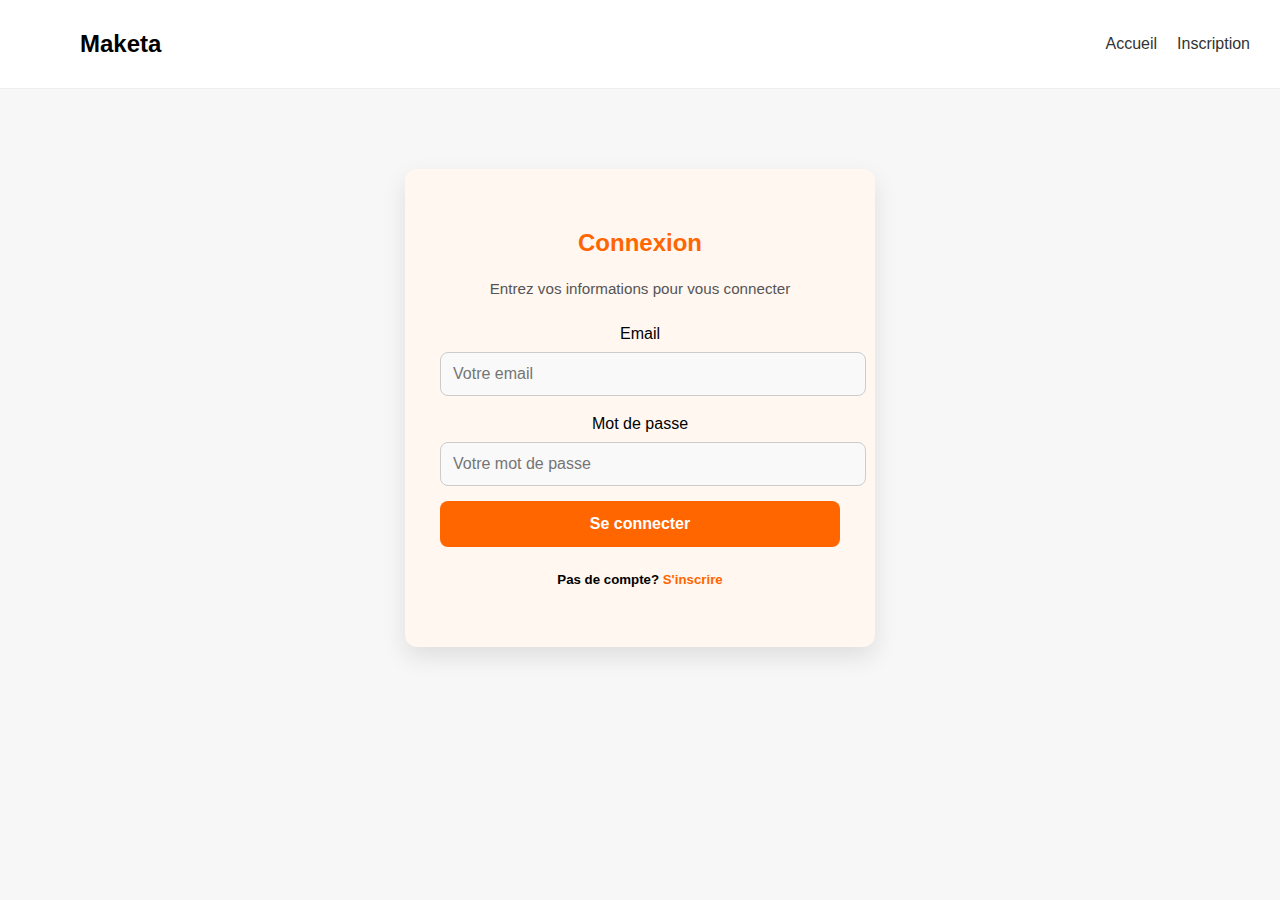
<file: connexion/conex.html>
<!DOCTYPE html>
<html lang="fr">
<head>
    <meta charset="UTF-8">
    <meta name="viewport" content="width=device-width, initial-scale=1.0">
    <title>Connexion - Maketa</title>
    <link rel="stylesheet" href="/connexion/CSS/connexion.css">
    <link rel="stylesheet" href="/Inscription/CSS/Styles_css.css">
    <link rel="stylesheet" href="../CSS/style_hero_test.css">
    <link rel="stylesheet" href="/Produits/CSS/produitPost.css">
</head>
<!-- ===== Navigation en bas ===== -->
<nav class="bottom-nav">
  <a href="/Produits/produitPost.html" class="nav-item active">
    <img src="/Produits/icon svg/home.svg" alt="Accueil">
    <span>Accueil</span>
  </a>

  <a href="/Produits/produitPost.html" class="nav-item">
    <img src="/Produits/icon svg/marche.svg" alt="Marché">
    <span>Marché</span>
  </a>

  <a href="/Produits/ajouterProduit.html" class="nav-item">
    <img src="/Produits/icon svg/add.svg" alt="Publier">
    <span>Publier</span>
  </a>

  <a href="/connexion/conex.html" class="nav-item">
    <img src="/Produits/icon svg/user.svg" alt="Profil">
    <span>Profil</span>
  </a>
</nav>

<body>

<header class="hea1">
    <div class="logo">
        <img src="/Images/LOGO_MAKETA.png" alt="">Maketa
    </div>
    <nav class="navigation1">
        <ul>
            <li><a href="../index.html">Accueil</a></li>
            <li><a href="/Inscription/inscription.html">Inscription</a></li>
        </ul>
    </nav>
</header>

<div class="login-container">
    <form class="login-form" id="loginForm">
        <h2>Connexion</h2>
        <p>Entrez vos informations pour vous connecter</p>

        <label for="email">Email</label>
        <input type="email" id="email" placeholder="Votre email" required>

        <label for="password">Mot de passe</label>
        <input type="password" id="password" placeholder="Votre mot de passe" required>


        <button type="submit">Se connecter</button>
        <div id="message" class="message"></div>
            <br> <center> <h5>Pas de compte?<a class="ba" href="/Inscription/inscription.html" class="ins"> S'inscrire</a></h5></center> 
        </form>
</html>
</file>
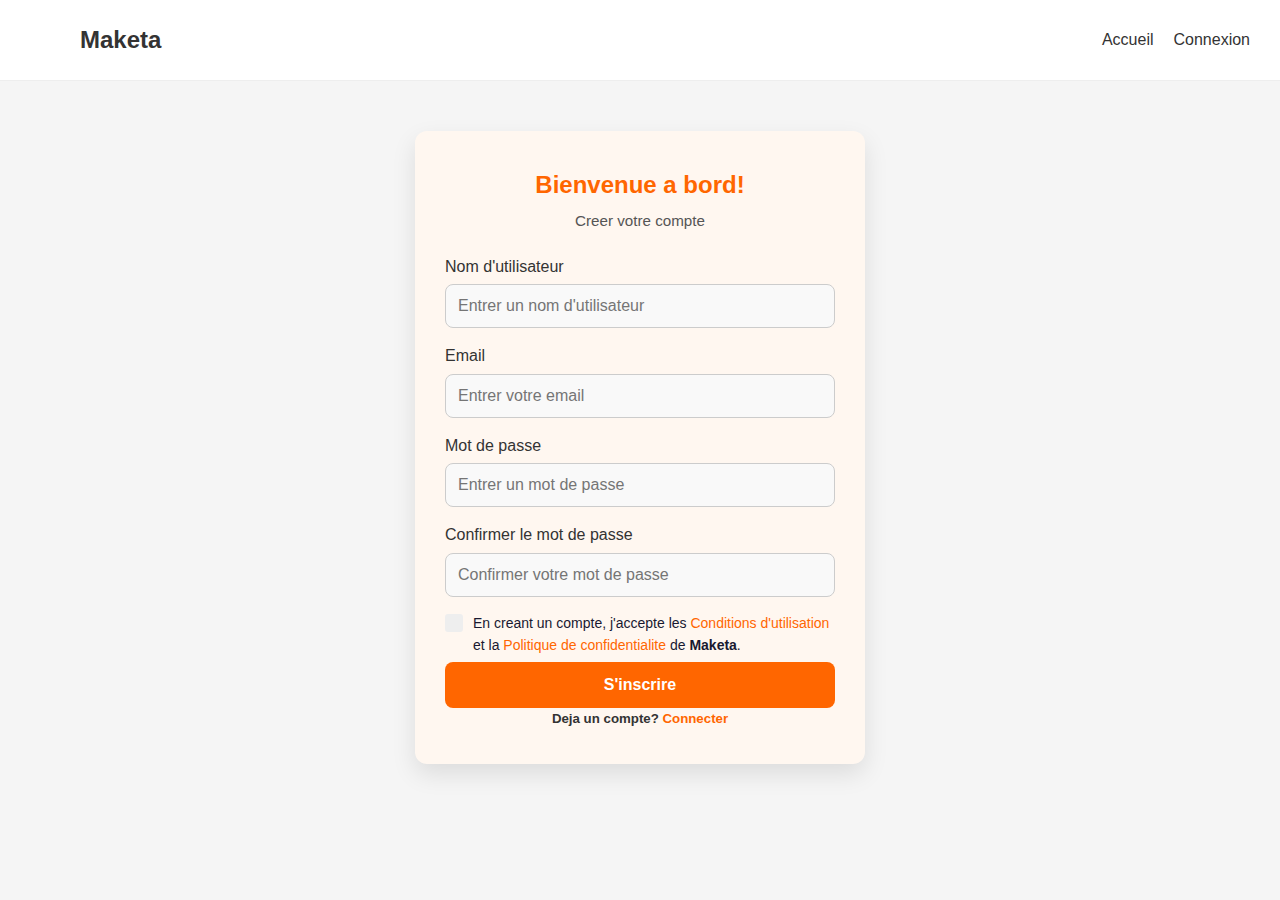
<file: Inscription/inscription.html>
<!DOCTYPE html>
<html lang="fr">
<head>
    <meta charset="UTF-8"/>
    <meta name="viewport" content="width=device-width, initial-scale=1.0"/>
    <title>page-inscription</title>
    <link rel="stylesheet" href="./CSS/Styles_css.css">
    <link rel="stylesheet" href="../CSS/styles.css">
    <link rel="stylesheet" href="../CSS/style_hero_test.css">
    <link rel="stylesheet" href="../CSS/responsive.css">
</head>
<body>
  <header class="hea1">
    <div class="logo">
      <img src="/Images/LOGO_MAKETA.png" alt="">Maketa
    </div>
    <nav class="navigation1">
      <ul>
        <li><a href="../index.html">Accueil</a></li>
        <li><a href="/connexion/conex.html">Connexion</a></li>
      </ul>
    </nav>
  </header>

    <header class="hea2">
    <div class="logo">
      <img src="../Images/LOGO_MAKETA.png" alt="">Maketa
    </div>
    <nav class="navigation2">
      <ul>
     <button class="btn1" id="anubtn">X</button>
      </ul>
    </nav>
  </header>

        <div class="inscrip-container">
            <form class="inscrip-form" id="inscripForm">
                <h2>Bienvenue a bord!</h2>
                <p>Creer votre compte</p>
                    <label for="prenom">Nom d'utilisateur</label>
                <input type="text" id="prenom" placeholder="Entrer un nom d'utilisateur" required>
                    <label for="email">Email</label>
                <input type="email" id="email" placeholder="Entrer votre email" required>
                    <label for="password" >Mot de passe</label>
                <input type="password" id="password" name="password" placeholder="Entrer un mot de passe" pattern=".{6,}" title="Le mot de passe doit contenir au moins 6 caracteres" required>
                    <label for="confirmPassword">Confirmer le mot de passe</label>
                <input type="password" id="confirmPassword" name="confirmPassword" placeholder="Confirmer votre mot de passe" pattern=".{6,}" title="Le mot de passe doit contenir au moins 6 caracteres" required>
                    <label class="term-checkbox">
                        <input type="checkbox" id="terms" required><span class="checkmark"></span>  En creant un compte, j'accepte les <a class="aa" href="#" target="_blank">Conditions d'utilisation</a> et la <a class="aa" href="#" target="_blank">Politique de confidentialite</a> de <strong>Maketa</strong>.
                        
                    </label>
               
            <button type="submit">S'inscrire</button>
           <br> <center> <h5>Deja un compte?<a class="ba" href="/connexion/conex.html" class="ins"> Connecter</a></h5></center>    
            </form>
                        <div id="message" class="message"></div>

        </div>
                   

          <script>
    const anubtn=document.getElementById('anubtn');
anubtn.addEventListener('click',function(){
    const confirmation=confirm("Voulez-vous vraiment annuler ?");
  if(confirmation){
 window.history.back();
  }
});
  </script>
</body>
</html>
</file>
<file: connexion/CSS/connexion.css>
/* Variables */
:root {
    --primary-color: #ff6600;
    --bg-color: #ffffff;
    --text-color: #000000;
    --input-bg: #f9f9f9;
    --input-border: #ccc;
}

/* Body */
body {
    margin: 0;
    font-family: 'Arial', sans-serif;
    background-color: var(--bg-color);
    color: var(--text-color);
    line-height: 1.6;
}


/* Login Form */
.login-container {
    max-width: 400px;
    margin: 80px auto;
    padding: 35px;
    border-radius: 12px;
    background-color: #fff7f0;
    box-shadow: 0 10px 25px rgba(0,0,0,0.1);
    text-align: center;
}

.login-form h2 {
    color: var(--primary-color);
    margin-bottom: 5px;
}

.login-form p {
    margin-bottom: 20px;
    font-size: 0.95rem;
    color: #555;
}

.login-form label {
    display: block;
    margin-bottom: 5px;
    font-weight: 500;
}

.login-form input {
    width: 100%;
    padding: 12px;
    margin-bottom: 15px;
    border-radius: 8px;
    border: 1px solid var(--input-border);
    background-color: var(--input-bg);
    font-size: 1rem;
}

.login-form button {
    width: 100%;
    padding: 14px;
    background-color: var(--primary-color);
    color: white;
    border: none;
    border-radius: 8px;
    font-weight: bold;
    font-size: 1rem;
    cursor: pointer;
    transition: background 0.3s, transform 0.2s;
}

.login-form button:hover {
    background-color: #e65c00;
    transform: translateY(-2px);
}

/* Checkbox custom */
.remember-checkbox {
    display: block;
    position: relative;
    padding-left: 28px;
    font-size: 14px;
    color: #191930;
    margin-bottom: 20px;
}

.remember-checkbox input {
    position: absolute;
    opacity: 0;
    cursor: pointer;
}

.remember-checkbox .checkmark {
    position: absolute;
    top: 2px;
    left: 0;
    height: 18px;
    width: 18px;
    background-color: #eee;
    border-radius: 3px;
    cursor: pointer;
}

.remember-checkbox input:checked ~ .checkmark {
    background-color: var(--primary-color);
}

.remember-checkbox .checkmark::after {
    content: "";
    position: absolute;
    display: none;
}

.remember-checkbox input:checked ~ .checkmark::after {
    display: block;
}

.remember-checkbox .checkmark::after {
    left: 6px;
    top: 2px;
    width: 4px;
    height: 9px;
    border: solid white;
    border-width: 0 2px 2px 0;
    transform: rotate(45deg);
}

/* Message erreur/succès */
.message {
    margin-top: 10px;
    padding: 10px 15px;
    border-radius: 8px;
    font-weight: bold;
    display: none;
}

.message.success {
    background-color: #d4edda;
    color: #155724;
}

.message.error {
    background-color: #f8d7da;
    color: #721c24;
}

/* Redirect */
.redirect-text {
    margin-top: 15px;
    font-size: 0.95rem;
}

.redirect-text a {
    color: var(--primary-color);
    text-decoration: none;
    font-weight: bold;
}

.redirect-text a:hover {
    text-decoration: underline;
}

/* Responsive */
@media(max-width: 480px){
    header.hea1 {
        flex-direction: column;
        align-items: flex-start;
    }
    nav.navigation1 ul {
        flex-direction: column;
        gap: 10px;
        width: 100%;
    }
    .login-container {
        margin: 50px 10px;
        padding: 25px;
    }
}
</file>
<file: Inscription/CSS/Styles_css.css>
/* Variables */
:root {
    --primary-color: #ff6600;
    --bg-color: #ffffff;
    --text-color: #000000;
    --input-bg: #f9f9f9;
    --input-border: #ccc;
}

/* Body */
body {
    margin: 0;
    font-family: 'Arial', sans-serif;
    background-color: var(--bg-color);
    color: var(--text-color);
    line-height: 1.6;
}


/* Bouton principal */
nav .btn1 {
    padding: 8px 15px;
    border: none;
    background-color: var(--primary-color);
    color: white;
    border-radius: 6px;
    font-weight: bold;
    cursor: pointer;
    transition: transform 0.2s, background 0.3s;
}

nav .btn1:hover {
    background-color: #e65c00;
    transform: translateY(-2px);
}

/* ---------------- FORMULAIRE ---------------- */
.inscrip-container {
    max-width: 450px;
    margin: 50px auto;
    padding: 35px 30px;
    border-radius: 12px;
    background-color: #fff7f0;
    box-shadow: 0 10px 25px rgba(0,0,0,0.1);
}

.inscrip-form h2 {
    text-align: center;
    margin-bottom: 5px;
    color: var(--primary-color);
}

.inscrip-form p {
    text-align: center;
    margin-bottom: 20px;
    font-size: 0.95rem;
    color: #555;
}

.inscrip-form label {
    display: block;
    margin-bottom: 5px;
    font-weight: 500;
}

.inscrip-form input {
    width: 100%;
    padding: 12px;
    margin-bottom: 15px;
    border-radius: 8px;
    border: 1px solid var(--input-border);
    background-color: var(--input-bg);
    font-size: 1rem;
}

.inscrip-form button[type="submit"] {
    width: 100%;
    padding: 14px;
    background-color: var(--primary-color);
    color: white;
    border: none;
    border-radius: 8px;
    font-weight: bold;
    font-size: 1rem;
    cursor: pointer;
    transition: background 0.3s, transform 0.2s;
}

.inscrip-form button[type="submit"]:hover {
    background-color: #e65c00;
    transform: translateY(-2px);
}

/* Checkbox custom */
.term-checkbox {
    display: block;
    position: relative;
    padding-left: 28px;
    font-size: 14px;
    color: #191930;
    margin-bottom: 20px;
}

.term-checkbox input {
    position: absolute;
    opacity: 0;
    cursor: pointer;
}

.checkmark {
    position: absolute;
    top: 2px;
    left: 0;
    height: 18px;
    width: 18px;
    background-color: #eee;
    border-radius: 3px;
    cursor: pointer;
}

.term-checkbox input:checked ~ .checkmark {
    background-color: var(--primary-color);
}

.checkmark::after {
    content: "";
    position: absolute;
    display: none;
}

.term-checkbox input:checked ~ .checkmark::after {
    display: block;
}

.term-checkbox .checkmark::after {
    left: 6px;
    top: 2px;
    width: 4px;
    height: 9px;
    border: solid white;
    border-width: 0 2px 2px 0;
    transform: rotate(45deg);
}

/* Liens */
.aa {
    color: var(--primary-color);
    text-decoration: none;
}

.aa:hover {
    text-decoration: underline;
}

/* Message erreur/succès */
.message {
    margin-top: 15px;
    padding: 10px 15px;
    border-radius: 8px;
    font-weight: bold;
    display: none;
}

.message.success {
    background-color: #d4edda;
    color: #155724;
}

.message.error {
    background-color: #f8d7da;
    color: #721c24;
}

/* Lien pour se connecter */
.ba {
    color: var(--primary-color);
    text-decoration: none;
    font-weight: bold;
}

.ba:hover {
    text-decoration: underline;
}

/* Responsive simple */
@media(max-width: 480px){
    header.hea1 {
        flex-direction: column;
        align-items: flex-start;
    }
    nav.navigation1 ul {
        flex-direction: column;
        gap: 10px;
        width: 100%;
    }
    .inscrip-container {
        margin: 30px 10px;
        padding: 25px;
    }
}
</file>
<file: CSS/style_hero_test.css>
/* Header */
header {
  display: flex;
  justify-content: space-between;
  align-items: center;
  padding: 15px 30px;
  background-color: #ffffff;
  border-bottom: 1px solid #eee;
  position: sticky;
  top: 0;
  z-index: 1000;
}
.hea2{
  display: none;
}

/* Logo fade in */
.logo img {
  height: 50px;
  width: auto;
  opacity: 0;
  animation: fadeIn 1s ease forwards;
}
.logo {
  display: flex;
  align-items: center;
  font-weight: bold;
  font-size: 1.5em;
}

/* Navigation menu */
nav ul {
  list-style: none;
  display: flex;
  gap: 20px;
}

nav ul li a {
  text-decoration: none;
  color: #333;
  font-weight: 500;
  position: relative;
  padding-bottom: 2px;
  transition: color 0.3s ease;
}

/* Lyen meni hover: ti underline animate */
nav ul li a::after {
  content: '';
  position: absolute;
  left: 0;
  bottom: 0;
  width: 0%;
  height: 2px;
  background-color: #ff6600;
  transition: width 0.3s ease;
}

nav ul li a:hover::after {
  width: 100%;
}

/* Keyframes */
@keyframes fadeIn {
  0% { opacity: 0; }
  100% { opacity: 1; }
}





/* ---------------- HERO ---------------- */
.hero {
  position: relative;
  background-image: url("../images/hero-bg.jpg");
  background-size: cover;
  background-position: center;
  text-align: center;
  padding: 90px 20px;
  color: #fff;
  overflow: hidden;
}


/* Overlay degrade (soti nwa transparan anlè, pi fonse anba) */
.hero::before {
  content: "";
  position: absolute;
  top: 0;
  left: 0;
  width: 100%;
  height: 100%;
  background: linear-gradient(
    rgba(0, 0, 0, 0.2) 0%,   /* anlè pi lejè */
    rgba(0, 0, 0, 0.6) 100%  /* anba pi fonse */
  );
  z-index: 0;
}

/* Kontni rete anwo overlay la */
.hero h1,
.hero .slogan,
.hero button {
  position: relative;
  z-index: 1;
}

.hero h1 {
  font-size: 2.5rem;
  margin-bottom: 15px;
  text-shadow: 1px 1px 5px rgba(0,0,0,0.5);
}

.hero .slogan {
  font-size: 1.2rem;
  margin-bottom: 25px;
  display: inline-block;
  position: relative;
  transition: transform 0.6s cubic-bezier(0.68, -0.55, 0.265, 1.55), opacity 0.5s ease;
  opacity: 1;
}





.hero button {
  padding: 12px 25px;
  font-size: 1rem;
  border: none;
  background: #ff6600;
  color: white;
  border-radius: 5px;
  cursor: pointer;
  transition: transform 0.3s cubic-bezier(0.34, 1.56, 0.64, 1), background 0.3s ease, box-shadow 0.3s ease;
}

.hero button:hover {
  background: #e65c00;
  transform: translateY(-5px) scale(1.05); /* monte + ti scale */
  box-shadow: 0 12px 20px rgba(0, 0, 0, 0.356);
}

.btn1 {
  padding: 5px 8px;
  font-size: 1rem;
  border: none;
  background: #ff6600;
  color: white;
  border-radius: 5px;
  cursor: pointer;
  transition: transform 0.3s cubic-bezier(0.34, 1.56, 0.64, 1), background 0.3s ease, box-shadow 0.3s ease;
}

.btn1:hover {
  background: #e65c00;
  transform: translateY(-5px) scale(1.05); /* monte + ti scale */
  box-shadow: 0 12px 20px rgba(0, 0, 0, 0.356);
}
</file>
<file: Produits/CSS/produitPost.css>
body {
  font-family: Arial, sans-serif;
  background: #f7f7f7;
  margin: 0;
}

.hade {
  background: #ff6600;
  color: white;
  text-align:left;
  padding: 0.1rem;
}

#produits-container {
  display: grid;
  grid-template-columns: repeat(auto-fit, minmax(140px, 1fr));
  gap: 20px;
  padding: 20px;
}

.produit {
  background: white;
  border-radius: 10px;
  box-shadow: 0 2px 6px rgba(0,0,0,0.1);
  overflow: hidden;
  transition: transform 0.2s ease;
}

.produit:hover {
  transform: translateY(-4px);
}

.produit img {
  width: 100%;
  height: 180px;
  object-fit: cover;
}

.produit-info {
  padding: 10px 15px;
}

.actions {
  display: flex;
  justify-content: space-around;
  align-items: center;
  padding: 10px 15px;
  border-top: 1px solid #eee;
}

/* Boutons */
button {
  border: none;
  background: none;
  cursor: pointer;
  font-size: 1.2rem;
  transition: transform 0.2s, color 0.3s ease;
}

button:hover {
  transform: scale(1.15);
}

/* Like */
.like {
  display: flex;
  align-items: center;
  gap: 6px;
  color: #888; /* gris par défaut */
  cursor: pointer;
}

.like.active {
  color: #ff1a1a; /* rouge quand liked */
  animation: pop 0.25s ease;
}

@keyframes pop {
  0% { transform: scale(1); }
  50% { transform: scale(1.3); }
  100% { transform: scale(1); }
}

/* Commentaire et Share */
.comment, .share {
  color: #777;
  font-size: 1.2rem;
}

/* Section commentaires */
.comment-section {
  display: none;
  border-top: 1px solid #eee;
  padding: 10px 15px;
}

.comment-section.visible {
  display: block;
}

.comment-list {
  max-height: 120px;
  overflow-y: auto;
  margin-bottom: 10px;
}

.comment-list p {
  background: #f1f1f1;
  padding: 6px 10px;
  border-radius: 8px;
  margin: 5px 0;
  font-size: 0.9rem;
}

.comment-input {
  display: flex;
  gap: 5px;
}

.comment-input input {
  flex: 1;
  padding: 5px;
  border: 1px solid #ddd;
  border-radius: 5px;
}

.comment-input button {
  background: #ff6600;
  color: white;
  border-radius: 5px;
  padding: 5px 10px;
  border: none;
  cursor: pointer;
}

.comment-input button:hover {
  background: #e85c00;
}



/* --- Header titre + recherche --- */
.hade {
  display: flex;
  justify-content: space-between; /* titre à gauche, recherche à droite */
  align-items: center;
  padding: 15px 40px;
  background: #fff;
  border-bottom: 2px solid #ff6600;
  flex-wrap: wrap;
}

.hade h2 {
  color: #333;
  font-size: 24px;
  margin: 0;
}

/* --- Barre de recherche --- */
.search-bar {
  display: flex;
  align-items: center; /* aligner verticalement */
  gap: 10px;
}

/* Input */
.search-bar input {
  padding: 10px 15px;
  border: 2px solid #ff6600;
  border-radius: 8px 0 0 8px;
  font-size: 16px;
  outline: none;
  transition: 0.3s;
}

.search-bar input:focus {
  box-shadow: 0 0 5px #ff6600;
}

/* Bouton */
.search-bar button {
  background: #ff6600;
  color: white;
  border: none;
  padding: 10px 15px;
  border-radius: 0 8px 8px 0;
  cursor: pointer;
  font-size: 16px;
  transition: 0.3s;
}

.search-bar button:hover {
  background: #e65c00;
}

/* --- Responsive --- */
@media (max-width: 700px) {
  .hade {
    flex-direction: column; /* barre en dessous du titre sur mobile */
    align-items: flex-start;
    gap: 10px;
  }

  .search-bar {
    width: 65%;
    justify-content: flex-start; /* pleine largeur sur mobile */
  }

  .search-bar input {
    flex: 6; /* prend tout l'espace disponible */
  }
}




/* --- Section résultats --- */
#resultats-section {
  width: 95%;
  max-width: 1100px;
  margin: 0 auto;
}

#resultats-section h2 {
  color: #ff6600;
  margin-bottom: 15px;
}

#resultats-container {
  display: grid;
  grid-template-columns: repeat(auto-fit, minmax(250px, 1fr));
  gap: 20px;
}

#resultats-container .produit {
  border: 1px solid #ddd;
  border-radius: 10px;
  padding: 15px;
  text-align: center;
  box-shadow: 0 2px 8px rgba(0,0,0,0.1);
}

#resultats-container .produit img {
  width: 100%;
  height: 180px;
  object-fit: cover;
  border-radius: 10px;
}

/* ===== Nav bottom mobile only ===== */
.bottom-nav {
  position: fixed;
  bottom: 0;
  left: 0;
  width: 100%;
  background: #fff;
  border-top: 2px solid #ff6600;
  display: flex;
  justify-content: space-around;
  align-items: center;
  padding: 8px 0;
  box-shadow: 0 -2px 8px rgba(0,0,0,0.1);
  z-index: 1000;
}

.bottom-nav .nav-item {
  display: flex;
  flex-direction: column;
  align-items: center;
  font-size: 12px;
  color: #555;
  text-decoration: none;
  transition: all 0.3s;
}

.bottom-nav .nav-item img {
  width: 24px;
  height: 24px;
  margin-bottom: 4px;
  filter: grayscale(100%);
  transition: all 0.3s;
}

.bottom-nav .nav-item.active,
.bottom-nav .nav-item:hover {
  color: #ff6600;
}

.bottom-nav .nav-item.active img,
.bottom-nav .nav-item:hover img {
  filter: none;
  animation: bounce 0.3s;
}

/* Animation rebond */
@keyframes bounce {
  0% { transform: scale(1); }
  50% { transform: scale(1.3); }
  100% { transform: scale(1); }
}

/* Cacher sur grand écran */
@media (min-width: 768px) {
  .bottom-nav {
    display: none;
  }
}

/* Mobile responsive */
@media (max-width: 700px) {
  .bottom-nav {
    padding: 6px 0;
  }
  .bottom-nav .nav-item img {
    width: 22px;
    height: 22px;
  }
  .bottom-nav .nav-item span {
    font-size: 11px;
  }
}


.produit-card {
  background: white;
  border-radius: 10px;
  box-shadow: 0 2px 5px rgba(0,0,0,0.1);
  padding: 10px;
  text-align: center;
  margin: 15px;
  transition: transform 0.2s;
}

.produit-card:hover {
  transform: scale(1.03);
}

.produit-img {
  width: 100%;
  height: 180px;
  object-fit: cover;
  border-radius: 8px;
  cursor: pointer;
}

.prix {
  color: #ff6600;
  font-weight: bold;
  margin: 5px 0;
}

.btn-panier {
  background: #ff6600;
  color: white;
  border: none;
  border-radius: 20px;
  padding: 8px 15px;
  cursor: pointer;
  transition: background 0.2s;
}

.btn-panier:hover {
  background: #e55b00;
}

/* Fenêtre modale */
.modal {
  position: fixed;
  top: 0; left: 0;
  width: 100%; height: 100%;
  background: rgba(0,0,0,0.7);
  display: flex; align-items: center; justify-content: center;
  z-index: 1000;
}

.modal-content {
  background: white;
  padding: 20px;
  border-radius: 12px;
  width: 90%;
  max-width: 400px;
  text-align: center;
}

.modal-img {
  width: 100%;
  height: 200px;
  object-fit: cover;
  border-radius: 8px;
}

.close {
  float: right;
  font-size: 22px;
  cursor: pointer;
  color: red;
}


/* ===========================
   🛒 Panier flottant
=========================== */
.panier-flottant {
  position:fixed;
  bottom: 25px;
  right: 25px;
  width: 65px;
  height: 65px;
  background: #ff6600;
  color: #fff;
  border-radius: 50%;
  display: flex;
  align-items: center;
  justify-content: center;
  font-size: 28px;
  font-weight: bold;
  cursor: pointer;
  box-shadow: 0 6px 15px rgba(0, 0, 0, 0.25);
  transition: all 0.3s ease;
  z-index: 9999;
  margin-bottom: 37px;
}

.panier-flottant:hover {
  transform: scale(1.1);
  background: #e55b00;
}

.panier-flottant .count {
  position: absolute;
  top: 8px;
  right: 8px;
  background: #fff;
  color: #ff6600;
  border-radius: 50%;
  font-size: 14px;
  font-weight: 700;
  padding: 2px 6px;
  border: 2px solid #ff6600;
}


/* ===========================
   🧺 Modale du panier
=========================== */
.modal {
  position: fixed;
  top: 0;
  left: 0;
  width: 100%;
  height: 100%;
  background: rgba(0,0,0,0.45);
  display: flex;
  align-items: center;
  justify-content: center;
  z-index: 10000;
}

.modal-content {
  background: #fff;
  padding: 20px;
  border-radius: 14px;
  width: 95%;
  max-width: 450px;
  box-shadow: 0 6px 20px rgba(0,0,0,0.25);
  animation: slideUp 0.3s ease;
  position: relative;
}

@keyframes slideUp {
  from { transform: translateY(30px); opacity: 0; }
  to { transform: translateY(0); opacity: 1; }
}

.modal-content h2 {
  text-align: center;
  margin-bottom: 15px;
  color: #ff6600;
}

/* Croix de fermeture modale principale */
.modal-content .close {
  position: absolute;
  top: 10px;
  right: 15px;
  font-size: 22px;
  color: #666;
  cursor: pointer;
  transition: 0.2s;
}
.modal-content .close:hover { color: #ff6600; }

/* ===========================
   🧾 Contenu du panier
=========================== */
.item-panier {
  display: flex;
  align-items: center;
  justify-content: space-between;
  gap: 10px;
  background: #fafafa;
  border-radius: 10px;
  padding: 8px 10px;
  margin: 8px 0;
  transition: background 0.3s;
}
.item-panier:hover {
  background: #fff3e8;
}

.item-panier img {
  width: 55px;
  height: 55px;
  border-radius: 8px;
  object-fit: cover;
}

.item-panier h4 {
  margin: 0;
  font-size: 16px;
  color: #333;
}

.item-panier p {
  margin: 0;
  font-size: 14px;
  color: #777;
}

/* Bouton de suppression amélioré */
.item-panier button.remove {
  background: none;
  border: none;
  color: #ff4444;
  font-size: 20px;
  cursor: pointer;
  transition: all 0.2s ease;
  margin-left: auto;
}
.item-panier button.remove:hover {
  color: #cc0000;
  transform: scale(1.2);
}

/* ===========================
   ✅ Bouton finaliser
=========================== */
.finaliser {
  display: block;
  width: 100%;
  background: #ff6600;
  color: #fff;
  border: none;
  border-radius: 10px;
  padding: 10px 15px;
  cursor: pointer;
  font-weight: bold;
  font-size: 16px;
  margin-top: 15px;
  transition: background 0.3s ease;
}
.finaliser:hover {
  background: #e55b00;
}


/* ===========================
   🔸 Notifications Maketa
=========================== */
.notif-panier {
  position: fixed;
  bottom: 95px;
  right: 30px;
  color: #fff;
  padding: 14px 20px;
  border-radius: 10px;
  font-size: 15px;
  font-weight: 600;
  opacity: 0;
  transform: translateY(25px) scale(0.95);
  transition: all 0.35s ease;
  box-shadow: 0 4px 15px rgba(0, 0, 0, 0.25);
  z-index: 10000;
}
.notif-panier.show {
  opacity: 1;
  transform: translateY(0) scale(1);
}
</file>
<file: CSS/responsive.css>
@media (max-width:700px){
.hea1{
    display: none;
}
.hea2{
    display: flex;
}

.hero {
  padding: 10px 20px;
}
.hero h1 {
  font-size: 1.2rem;
}


}
</file>
<file: CSS/styles.css>
/* RESET */
* {
  margin: 0;
  padding: 0;
  box-sizing: border-box;
}

body {
  font-family: 'Segoe UI', sans-serif;
  background-color: #f5f5f5;
  color: #333;
  line-height: 1.6;
}

.categories {
  background: #ffffff;
  padding: 60px 20px;
  text-align: center;
}

.categories h2 {
  font-size: 2rem;
  margin-bottom: 25px;
}

.categories ul {
  display: grid;
  grid-template-columns: repeat(auto-fit, minmax(150px, 1fr));
  gap: 20px;
  list-style: none;
  max-width: 800px;
  margin: 0 auto;
}

.categories li {
  background: #f9f9f9;
  padding: 15px;
  border-radius: 8px;
  font-weight: bold;
  transition: transform 0.3s ease, background 0.3s ease;
}
.categories li:hover {
  background: #ff6600;
  color: white;
  transform: translateY(-5px);
}

/* ---------------- POURQUOI ---------------- */
.why {
  background: #fafafa;
  padding: 60px 20px;
  text-align: center;
}

.why h2 {
  font-size: 2rem;
  margin-bottom: 25px;
}

.why ul {
  list-style: none;
  max-width: 600px;
  margin: 0 auto;
  text-align: left;
}

.why li {
  font-size: 1.1rem;
  margin: 12px 0;

}

/* ---------------- FOOTER ---------------- */
footer {
  background: #222;
  color: #ccc;
  text-align: center;
  padding: 20px;
  margin-top: 50px;
}

footer p {
  margin-bottom: 10px;
}

footer nav a {
  color: #ff6600;
  text-decoration: none;
  margin: 0 8px;
  transition: color 0.3s ease;
}

footer nav a:hover {
  color: #fff;
}

/* ---------------- RESPONSIVE ---------------- */
@media (max-width: 768px) {

  


  .hero h1 {
    font-size: 2rem;
  }

  .categories ul {
    grid-template-columns: repeat(auto-fit, minmax(120px, 1fr));
  }
}
</file>
